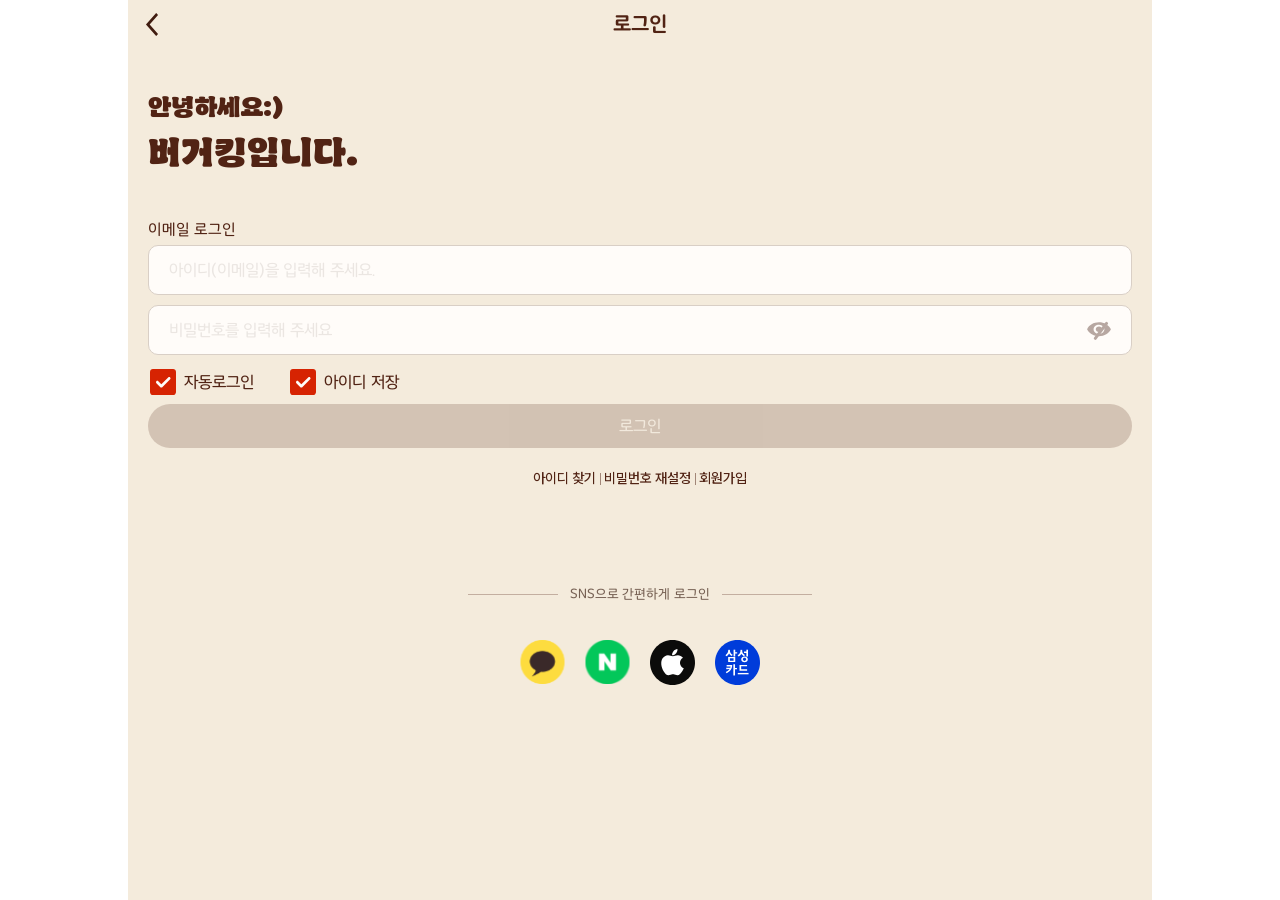
<file: bogerking/login.html>
<!DOCTYPE html>
<html lang="kr">
<head>
    <meta charset="UTF-8">
    <meta name="viewport" content="width=device-width, initial-scale=1.0">
    <link rel="stylesheet" href="font/css/pretendardvariable.css">
    <link rel="stylesheet" href="font/css/bkbulmatpro.css">
    <link rel="stylesheet" href="font/css/sdgothicneoround.css">
    <link rel="stylesheet" href="../css/default.css">
<style>
        :root {
            --font: "Sandoll GothicNeoRound", sans-serif;
            --font-pre: "Pretendard Variable", sans-serif;
            --font-BKR: "BKR", sans-serif;
            --primary: #512314;
            --disabledBg: #DDCDBE;
            --focus: #D62302;
            --baseBorder: #d9cfc6;
            --inputBg: #FFFCF9;
            --errorColor: #C54734;
            --placeholder: #EBE6E2;
            --text: #766053;
            --bg: #F4EBDC;
            --bitton: #E9DDCD;
        }
        html {
            font-size: 62.5%;
        }
        /* 전체 텍스트 속성 */
        body {
            font-family: var(--font);
            font-size: 1.6rem;
            color: var(--primary);
        }
        a {
            color: inherit;
        }
        #wrap {
            width: 100%;
            max-width: 1024px;
            min-width: 360px;
            min-height: 100dvh;
            /*margin-left: auto;
            margin-right: auto;*/
            margin: 0 auto;
            background-color: var(--bg);
        }
        header {
            position: relative;
            display: flex;
            justify-content: center;
            align-items: center;
            /* 자식요소에 absolute가 적용 되어 위치값이 들어가는 순간 flex속성으로
            적용불가 */
            height: 48px;
        }
        .prev_btn {
            position: absolute;
            left: 0;
            width: 48px;
            height: 48px;
            background: url(image/back_icon.svg) 
            no-repeat scroll center / auto;
        }
        h1 {
            font-size: 2.0rem;
            order: 2;
        }
        main {
            padding: 48px 20px 90px;
        }
        .title {
            display: flex;
            flex-direction: column;
            gap: 16px;
            /* margin-top: 48px; */
            margin-bottom: 50px;
            font-family: var(--font-BKR);
        }
        .title span:first-child {
            font-size: 2.5rem;
            line-height: 1;
        }
        .title > span:last-child {
            font-size: 3.5rem;
            line-height: 1;
        }
        .input-box.rela {
            position: relative;
        }
        .pw_btn {
            padding: absolute;
            right: 20px;
            width: 26px;
            height: 26px;
            background: url(image/eye_icon.svg)
            no-repeat center / 26px;

        }
        input {
            border: 1px solid var(--baseBorder);
            background-color: var(--inputBg);
        }
        input::placeholder {
            color: var(--placeholder);
        }
        .email {
            font-size: 1.5rem;
            line-height: 1;
        }
        input[type="email"] {
            margin-top:8px;
        }
        input[type="password"] {
            margin-top: 10px;
        }


        input[type="email"],
        input[type="password"] {
            width: 100%;
            height: 50px;
            padding: 0 20px;
            border-radius: 10px;   
        }
        .input_box.rela {
            position: relative;
        }
        .pw_btn {
            position: absolute;
            width: 20px;
            bottom: 12px;
            width: 26px;
            height: 26px;
            background: url(image/eye_icon.svg) no-repeat
            no-repeat center / 26px;
        }
        .login_option {
            margin-top: 12px;
        }


        .login_option legend {
            /* lebel요소가 span요소를 정확히 감싸기위해 적용 */
            display: inline-flex;
        }
        .login_option label:first-child {
            margin-right: 30px;
        }

        .login_option span {
            /* 각각의 span요소를 정렬하기 위해 inline-flex사용 */
            display: inline-flex;
            align-items: center;
            column-gap: 6px;
        }
        .login_option .check + span::before {
            content: "";
            display: inline-block;
            width: 30px;
            height: 30px;
            background: url(image/checkBox_disabled.svg)
            no-repeat center / contain;
        }
        .login_option .check:checked + span:before {
            content: "";
            background-image: url(image/checkBox_ective.svg);
        }


        /*button요소는 기본적으로 상속이 불가하여 상속에 관련된 값을 따로 넣어야함 */
        .login_btn  {
            width: 100%;
            height: 44px;
            border-radius: 22px;
            font-family: inherit;
            font-size: inherit;
            background-color: var(--primary);
            color: var(--placeholder);
            border: none;
            opacity: 0.2;
        }
        a {
            text-decoration: none;
        }
        .login_link {
            margin-top: 20px;
            font-family: var(--font-pre);
            font-weight: 500;
            font-size: 1.4rem;
            text-align: center;
        }
        .login_link a {
            display: inline-flex;
            align-items: center;
            column-gap: 4px;
        }
        .login_link a::after {
            content: "";
            display: inline-block;
            width: 1px;
            height: 12px;
            background-color: var(--primary);
            opacity: 0.5;
        }
        .login_link a:last-child::after {
            content: "";
            display: none;
        }
        .sns_login{
            margin-top: 96px;
        }
        .sns_login > p {
            display: flex;
            justify-content: center;
            align-items: center;
            margin-bottom: 35px;
            column-gap: 12px;
            font-size: 1.3rem;
            color: var(--text);
            /* 줄바꿈을 하지않겠다 */
            white-space: nowrap;
        }
        .sns_login > p::before,
        .sns_login > p::after {
            content: "";
            display: inline-block;
            width: 90px;
            height: 1px;
            background-color: var(--primary);
            opacity: 0.3;
        }
        .sns_list > a {
            display: block;
            width: 45px;
            height: 45px;
            background-repeat: no-repeat;
            background-position: center;
            background-size: 45px;
        }
        .sns_list {
            display: flex;
            justify-content: center;
            column-gap: 20px;
        }
        .sns_list > a:first-child {
            background-image: url(image/kakao_logo_icon.svg);
        }
        .sns_list > a:nth-child(2) {
            background-image: url(image/naver_logo_icon.svg)
        }
        .sns_list > a:nth-child(3) {
            background-image: url(image/apple_logo_icon.svg)
        }
        .sns_list > a:last-child {
            background-image: url(image/samsung_logo_icon.svg)
        }
    </style>
</head>
<body>
    </h2>
    <div id="wrap">
        <header>
        <h1>로그인</h1>
        <button class="prev_btn">
        <span class="sr-only">이전버튼</span></button> 
        </header>
        <main>
            <h2 class="title">
                <span>안녕하세요:)</span>
                <span>버거킹입니다.</span>
            </h2>
            <form action="">
                <!-- 이메일 로그인 -->
                <fieldset>
                    <legend class="sr-only">로그인화면</legend>
                    <!-- 아이디 -->
                     <legend for="email" class="email">이메일 로그인</legend>
                    <div class="inpit_box">
                        <input type= "email" name="email"
                        placeholder="아이디(이메일)을 입력해 주세요.">
                    </div>
                    <!-- 비밀번호 -->
                <div class="input_box rela">
                        <input type="password" name="password" placeholder="비밀번호를 입력해 주세요">
                        <button type="button" class="pw_btn"><span class="sr-only">비밀번호 보기</span></button>
                    </div>
                    <div class="login_option">
                        <label>
                            <input type="checkbox" class="check sr-only">
                            <span>자동로그인</span>
                        </label>
                        <label>
                            <input type="checkbox" class="check sr-only">
                            <span>아이디 저장</span>
                        </label>
                    </div>
                    <button type="submit" class="login_btn">로그인</button>
                </fieldset>
            </form>
            <div class="login_link">
                <a href="#">아이디 찾기</a>
                <a href="#">비밀번호 재설정</a>
                <a href="#">회원가입</a>
            </div>
            <div class="sns_login">
                <p>SNS으로 간편하게 로그인</p>
            <div class="sns_list">
                <a href="#"><span
                    class="sr-only">카카오로그인</span></a>
                <a href="#"><span
                    class="sr-only">네이버로그인</span></a>
                <a href="#"><span
                    class="sr-only">애플로그인</span></a>
                <a href="#"><span
                    class="sr-only">삼성로그인</span></a>
            </div>
        </div>
    </main>
</div>
</body>
</html>
</file>
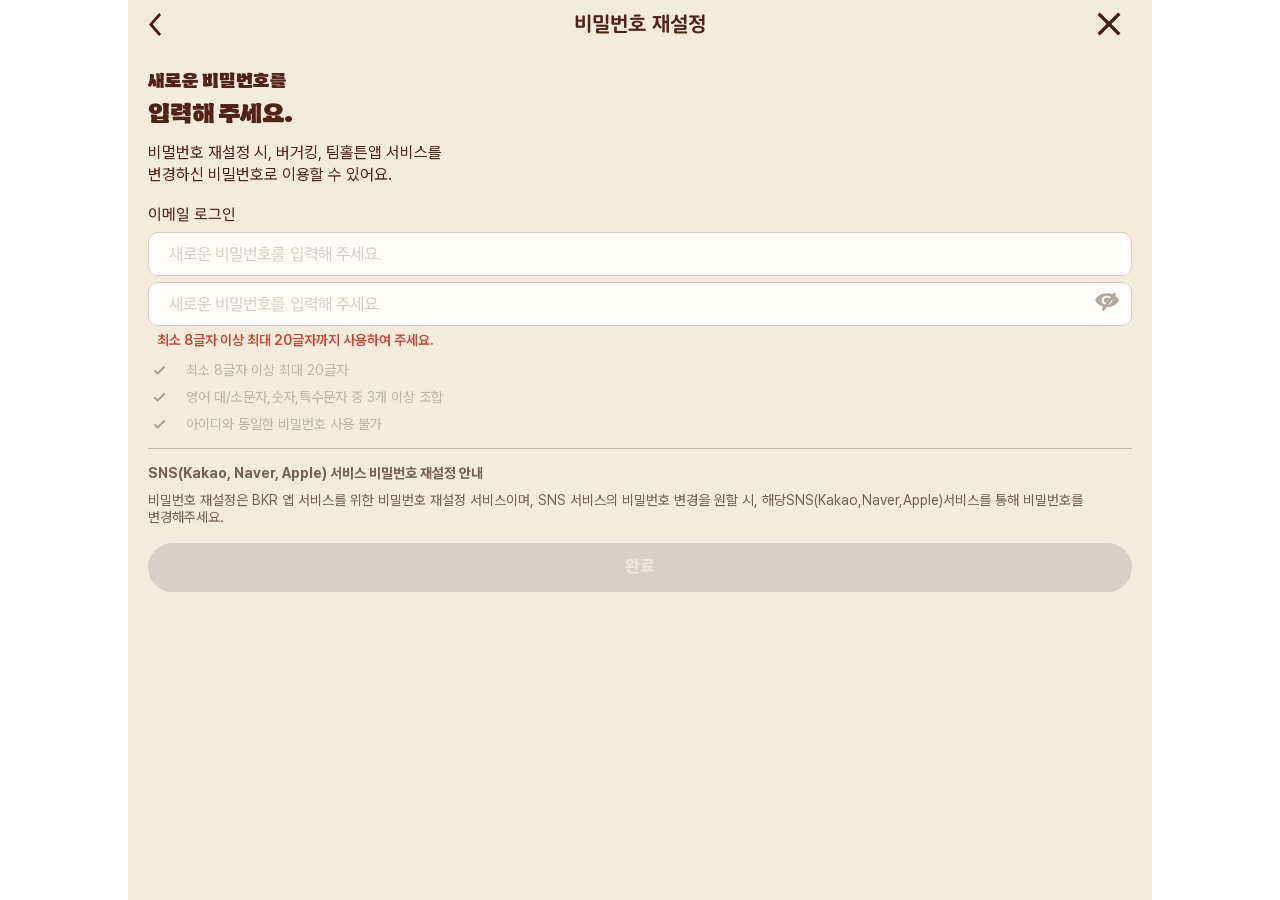
<file: bogerking/password_reset.html>
<!DOCTYPE html>
<html lang="ko">
<head>
<meta charset="UTF-8">
<meta name="viewport" content="width=device-width, initial-scale=1.0">
<title>비밀번호 재설정</title>
<link rel="stylesheet" href="font/css/pretendardvariable.css">
<link rel="stylesheet" href="font/css/bkbulmatpro.css">
<link rel="stylesheet" href="font/css/sdgothicneoround.css">
<link rel="stylesheet" href="../css/default.css">
<style>
:root{--bg:#f4ebdc;--primary:#512314;--border:#d9cfc6;--input:#fffcf9;--text:#766053;--error:#c54734}
html{font-size:62.5%}body{margin:0 !important;padding:0 !important;background:#fff !important;color:var(--primary);font-family:"Sandoll GothicNeoRound",sans-serif;font-size:1.6rem}
#wrap{width:100%;max-width:1024px;min-width:360px;min-height:100dvh;margin:0 auto !important;padding:0 !important;background:var(--bg)}
header{position:relative;display:flex;justify-content:center;align-items:center;height:48px}
h1{font-size:2rem;line-height:1}
.prev_btn,.close_btn{position:absolute;top:0;width:48px;height:48px;background-repeat:no-repeat;background-position:center;border:0}
.prev_btn{left:3px;background:url(image/back_icon.svg) center/48px}
.close_btn{right:19px;background:url(image/Close_icon.svg) center/48px no-repeat}
main{padding:25px 20px 40px}.title{display:flex;flex-direction:column;gap:12px;margin:0 0 15px;font-family:"BKR",sans-serif;line-height:1}.title span:first-child{font-size:1.8rem}.title span:last-child{font-size:2.4rem}
.description{margin:0 0 16px;font-family:"Pretendard Variable",sans-serif;font-size:1.6rem;line-height:1.4}
form,fieldset{width:100%}fieldset{padding:0;border:0}.email{display:block;margin-bottom:7px;font-size:1.5rem}
.input_box{position:relative;width:100%;margin-bottom:6px}input[type=email],input[type=password]{box-sizing:border-box;width:100%;height:44px;padding:0 20px;border:1px solid var(--border);border-radius:10px;background:var(--input);font:1.6rem "Sandoll GothicNeoRound",sans-serif;color:var(--primary)}input::placeholder{color:var(--border);opacity:1}
.pw_btn{position:absolute;top:6px;right:12px;width:26px;height:26px;border:0;background:url(image/eye_icon.svg) center/26px no-repeat}
.error_text{margin:5px 0 0 9px;font:600 1.4rem/1.2 "Pretendard Variable",sans-serif;color:var(--error)}
.password_rule{margin:13px 0 0;padding:0 6px 16px;border-bottom:1px solid rgba(81,35,20,.25);list-style:none}.password_rule li{display:flex;align-items:center;gap:20px;margin-bottom:10px;font:1.4rem/1.2 "Pretendard Variable",sans-serif;color:var(--text);opacity:.4}.password_rule li:last-child{margin-bottom:0}.password_rule li:before{content:"";flex:0 0 12px;width:12px;height:12px;background:url(image/check_small_icon.svg) center/12px no-repeat}
.password_notice{margin:4px 0 0;padding:10px 0;font:1.4rem/1.2 "Pretendard Variable",sans-serif;color:var(--text)}
.sns_notice{margin:16px 0 0;font:1.4rem/1.2 "Pretendard Variable",sans-serif;color:var(--text)}.sns_notice strong{display:block;margin-bottom:10px}
.submit_btn{width:100%;height:49px;margin-top:17px;border:0;border-radius:25px;background:#512314;color:#e9ddcd;font:800 1.6rem "Sandoll GothicNeoRound",sans-serif}.submit_btn:disabled{background:#d9cfc6;color:#ebe6e2}
@media(max-width:389px){.password_rule li{gap:14px;font-size:1.3rem}.password_notice,.sns_notice{font-size:1.3rem}}
</style>
</head>
<body>
<div id="wrap">
<header><button type="button" class="prev_btn"><span class="sr-only">이전 화면</span></button><h1>비밀번호 재설정</h1><button type="button" class="close_btn"><span class="sr-only">닫기</span></button></header>
<main>
<h2 class="title"><span>새로운 비밀번호를</span><span>입력해 주세요.</span></h2>
<p class="description">비멀번호 재설정 시, 버거킹, 팀홀튼앱 서비스를<br>변경하신 비밀번호로 이용할 수 있어요.</p>
<form action=""><fieldset><legend class="sr-only">비밀번호 재설정</legend>
<label for="email" class="email">이메일 로그인</label>
<div class="input_box"><input type="email" id="email" name="email" placeholder="새로운 비밀번호를 입력해 주세요."></div>
<div class="input_box"><label for="password" class="sr-only">새로운 비밀번호</label><input type="password" id="password" name="password" placeholder="새로운 비밀번호를 입력해 주세요."><button type="button" class="pw_btn"><span class="sr-only">비밀번호 보기</span></button></div>
<p class="error_text">최소 8글자 이상 최대 20글자까지 사용하여 주세요.</p>
<ul class="password_rule"><li>최소 8글자 이상 최대 20글자</li><li>영어 대/소문자,숫자,특수문자 중 3개 이상 조합</li><li>아이디와 동일한 비밀번호 사용 불가</li></ul>
<p class="sns_notice"><strong>SNS(Kakao, Naver, Apple) 서비스 비밀번호 재설정 안내</strong>비밀번호 재설정은 BKR 앱 서비스를 위한 비밀번호 재설정 서비스이며, SNS 서비스의 비밀번호 변경을 원할 시, 해당SNS(Kakao,Naver,Apple)서비스를 통해 비밀번호를 변경해주세요.</p>
<button type="submit" class="submit_btn" disabled>완료</button>
</fieldset></form></main></div></body></html>
</file>
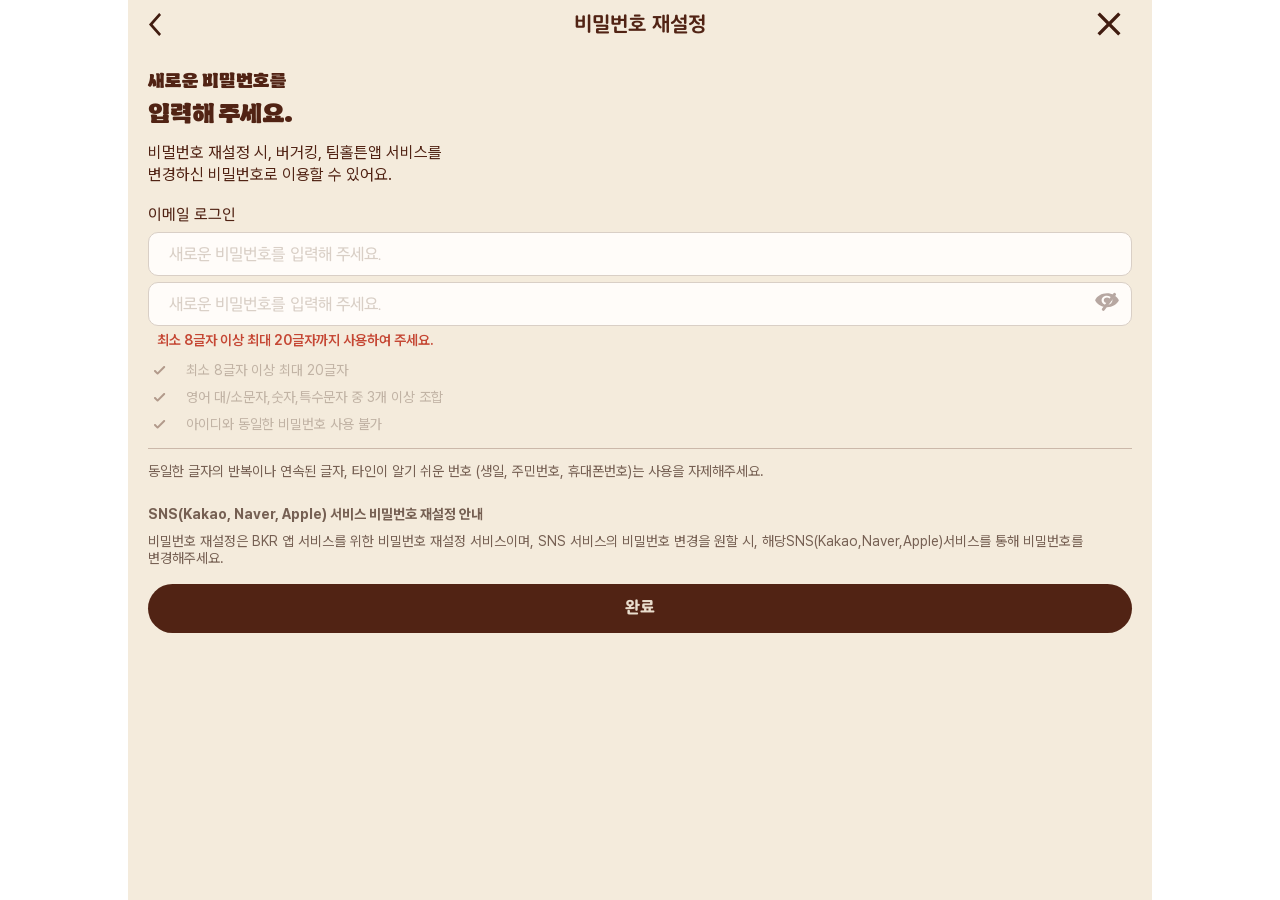
<file: bogerking/password_reset_2.html>
<!DOCTYPE html>
<html lang="ko">
<head>
<meta charset="UTF-8">
<meta name="viewport" content="width=device-width, initial-scale=1.0">
<title>비밀번호 재설정</title>
<link rel="stylesheet" href="font/css/pretendardvariable.css">
<link rel="stylesheet" href="font/css/bkbulmatpro.css">
<link rel="stylesheet" href="font/css/sdgothicneoround.css">
<link rel="stylesheet" href="../css/default.css">
<style>
:root{--bg:#f4ebdc;--primary:#512314;--border:#d9cfc6;--input:#fffcf9;--text:#766053;--error:#c54734}
html{font-size:62.5%}body{margin:0 !important;padding:0 !important;background:#fff !important;color:var(--primary);font-family:"Sandoll GothicNeoRound",sans-serif;font-size:1.6rem}
#wrap{width:100%;max-width:1024px;min-width:360px;min-height:100dvh;margin:0 auto !important;padding:0 !important;background:var(--bg)}
header{position:relative;display:flex;justify-content:center;align-items:center;height:48px}
h1{font-size:2rem;line-height:1}
.prev_btn,.close_btn{position:absolute;top:0;width:48px;height:48px;background-repeat:no-repeat;background-position:center;border:0}
.prev_btn{left:3px;background:url(image/back_icon.svg) center/48px}
.close_btn{right:19px;background:url(image/Close_icon.svg) center/48px no-repeat}
main{padding:25px 20px 40px}.title{display:flex;flex-direction:column;gap:12px;margin:0 0 15px;font-family:"BKR",sans-serif;line-height:1}.title span:first-child{font-size:1.8rem}.title span:last-child{font-size:2.4rem}
.description{margin:0 0 16px;font-family:"Pretendard Variable",sans-serif;font-size:1.6rem;line-height:1.4}
form,fieldset{width:100%}fieldset{padding:0;border:0}.email{display:block;margin-bottom:7px;font-size:1.5rem}
.input_box{position:relative;width:100%;margin-bottom:6px}input[type=email],input[type=password]{box-sizing:border-box;width:100%;height:44px;padding:0 20px;border:1px solid var(--border);border-radius:10px;background:var(--input);font:1.6rem "Sandoll GothicNeoRound",sans-serif;color:var(--primary)}input::placeholder{color:var(--border);opacity:1}
.pw_btn{position:absolute;top:6px;right:12px;width:26px;height:26px;border:0;background:url(image/eye_icon.svg) center/26px no-repeat}
.error_text{margin:5px 0 0 9px;font:600 1.4rem/1.2 "Pretendard Variable",sans-serif;color:var(--error)}
.password_rule{margin:13px 0 0;padding:0 6px 16px;border-bottom:1px solid rgba(81,35,20,.25);list-style:none}.password_rule li{display:flex;align-items:center;gap:20px;margin-bottom:10px;font:1.4rem/1.2 "Pretendard Variable",sans-serif;color:var(--text);opacity:.4}.password_rule li:last-child{margin-bottom:0}.password_rule li:before{content:"";flex:0 0 12px;width:12px;height:12px;background:url(image/check_small_icon.svg) center/12px no-repeat}
.password_notice{margin:4px 0 0;padding:10px 0;font:1.4rem/1.2 "Pretendard Variable",sans-serif;color:var(--text)}
.sns_notice{margin:16px 0 0;font:1.4rem/1.2 "Pretendard Variable",sans-serif;color:var(--text)}.sns_notice strong{display:block;margin-bottom:10px}
.submit_btn{width:100%;height:49px;margin-top:17px;border:0;border-radius:25px;background:#512314;color:#e9ddcd;font:800 1.6rem "Sandoll GothicNeoRound",sans-serif}.submit_btn:disabled{background:#d9cfc6;color:#ebe6e2}
@media(max-width:389px){.password_rule li{gap:14px;font-size:1.3rem}.password_notice,.sns_notice{font-size:1.3rem}}
</style>
</head>
<body>
<div id="wrap">
<header><button type="button" class="prev_btn"><span class="sr-only">이전 화면</span></button><h1>비밀번호 재설정</h1><button type="button" class="close_btn"><span class="sr-only">닫기</span></button></header>
<main>
<h2 class="title"><span>새로운 비밀번호를</span><span>입력해 주세요.</span></h2>
<p class="description">비멀번호 재설정 시, 버거킹, 팀홀튼앱 서비스를<br>변경하신 비밀번호로 이용할 수 있어요.</p>
<form action=""><fieldset><legend class="sr-only">비밀번호 재설정</legend>
<label for="email" class="email">이메일 로그인</label>
<div class="input_box"><input type="email" id="email" name="email" placeholder="새로운 비밀번호를 입력해 주세요."></div>
<div class="input_box"><label for="password" class="sr-only">새로운 비밀번호</label><input type="password" id="password" name="password" placeholder="새로운 비밀번호를 입력해 주세요."><button type="button" class="pw_btn"><span class="sr-only">비밀번호 보기</span></button></div>
<p class="error_text">최소 8글자 이상 최대 20글자까지 사용하여 주세요.</p>
<ul class="password_rule"><li>최소 8글자 이상 최대 20글자</li><li>영어 대/소문자,숫자,특수문자 중 3개 이상 조합</li><li>아이디와 동일한 비밀번호 사용 불가</li></ul>
<p class="password_notice">동일한 글자의 반복이나 연속된 글자, 타인이 알기 쉬운 번호 (생일, 주민번호, 휴대폰번호)는 사용을 자제해주세요.</p>
<p class="sns_notice"><strong>SNS(Kakao, Naver, Apple) 서비스 비밀번호 재설정 안내</strong>비밀번호 재설정은 BKR 앱 서비스를 위한 비밀번호 재설정 서비스이며, SNS 서비스의 비밀번호 변경을 원할 시, 해당SNS(Kakao,Naver,Apple)서비스를 통해 비밀번호를 변경해주세요.</p>
<button type="submit" class="submit_btn">완료</button>
</fieldset></form></main></div></body></html>
</file>
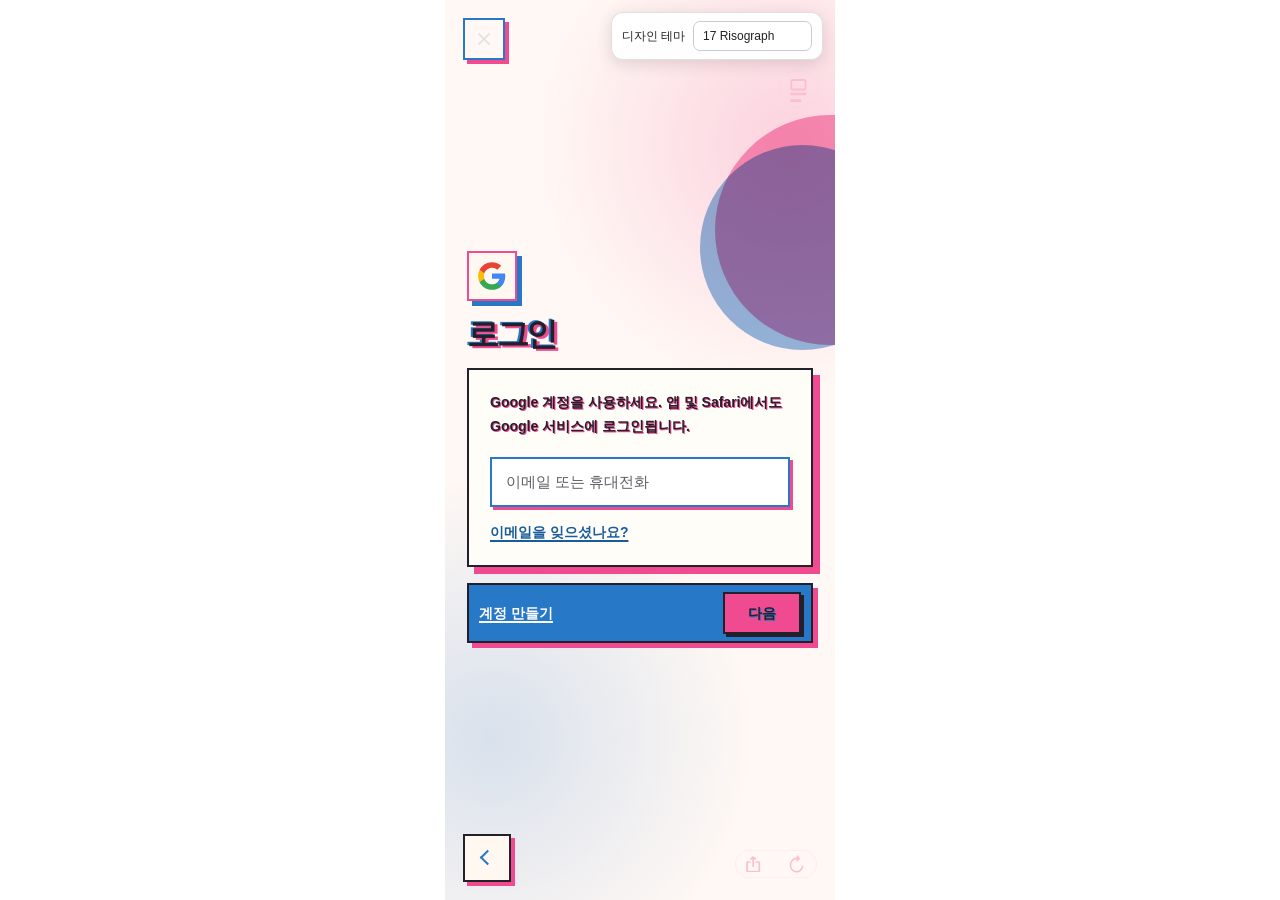
<file: golge/login.html>
<!DOCTYPE html>
<html lang="ko">
<head>
    <meta charset="UTF-8">
    <meta name="viewport" content="width=device-width, initial-scale=1.0">
    <title>Google 로그인 디자인 테마 비교</title>
    <link rel="stylesheet" href="../css/default.css">
    <link rel="stylesheet" href="login.css">
    <link id="theme-style" rel="stylesheet" href="risograph.css?v=5">
    <style>
        .theme-picker {
            position: fixed;
            z-index: 9999;
            top: 12px;
            right: max(12px, calc((100vw - 390px) / 2 + 12px));
            display: flex;
            align-items: center;
            gap: 8px;
            padding: 8px 10px;
            border: 1px solid rgba(30, 35, 50, .14);
            border-radius: 12px;
            background: rgba(255,255,255,.94);
            box-shadow: 0 4px 16px rgba(0,0,0,.12);
            color: #202124;
            font: 500 12px/1.2 Arial, sans-serif;
        }
        .theme-picker label { white-space: nowrap; }
        .theme-picker select {
            max-width: 142px;
            padding: 7px 24px 7px 9px;
            border: 1px solid #c8cbd2;
            border-radius: 7px;
            background: #fff;
            color: #202124;
            font: inherit;
            cursor: pointer;
        }
        .theme-picker select:focus-visible {
            outline: 2px solid #5277df;
            outline-offset: 2px;
        }
        @media (max-width: 420px) {
            .theme-picker { top: 8px; right: 8px; gap: 5px; padding: 6px 7px; }
            .theme-picker select { max-width: 132px; }
        }
    </style>
</head>
<body>
    <div class="theme-picker">
        <label for="theme-select">디자인 테마</label>
        <select id="theme-select">
            <option value="risograph" selected>17 Risograph</option>
            <option value="glassmorphism">Glassmorphism</option>
            <option value="bento-grid">Bento Grid</option>
            <option value="neo-brutalism">Neo Brutalism</option>
            <option value="swiss">Swiss Style</option>
            <option value="default">기본 디자인</option>
        </select>
    </div>

    <div id="wrap" class="risograph">
        <header>
            <button type="button" class="close_btn">
                <span class="sr-only">닫기</span>
                <img src="img/Frame 88.svg" alt="">
            </button>
        </header>
        <main>
            <div class="brand_logo">
                <img src="img/Gogol_icon.svg" alt="Google">
            </div>
            <h1 class="title">로그인</h1>
            <form action="">
                <fieldset>
                    <legend class="sr-only">Google 계정 로그인</legend>
                    <div class="login_group">
                        <p class="login_description">
                            Google 계정을 사용하세요. 앱 및 Safari에서도<br>
                            Google 서비스에 로그인됩니다.
                        </p>
                        <div class="input_box">
                            <label for="email" class="sr-only">이메일 또는 휴대전화</label>
                            <input type="email" id="email" name="email" placeholder="이메일 또는 휴대전화">
                        </div>
                        <a href="#" class="find_email">이메일을 잊으셨나요?</a>
                    </div>
                    <div class="login_bottom">
                        <a href="#" class="create_account">계정 만들기</a>
                        <button type="submit" class="next_btn">다음</button>
                    </div>
                </fieldset>
            </form>
        </main>
        <div class="back_btn">
            <button type="button">
                <span class="sr-only">이전 화면</span>
                <span class="arrow"></span>
            </button>
        </div>
        <img class="page_icon" src="img/page_icon.svg" alt="">
        <img class="share_btn" src="img/Share.svg" alt="">
    </div>

    <script>
        const themeSelect = document.querySelector("#theme-select");
        const themeStyle = document.querySelector("#theme-style");
        const wrap = document.querySelector("#wrap");

        const themeFiles = {
            "risograph": "risograph.css?v=5",
            "glassmorphism": "glassmorphism.css?v=5",
            "bento-grid": "bento-grid.css?v=3",
            "neo-brutalism": "neo-brutalism.css?v=4",
            "swiss": "swiss-style.css?v=3",
            "default": ""
        };

        themeSelect.addEventListener("change", function () {
            const selectedTheme = this.value;
            wrap.className = selectedTheme === "default" ? "" : selectedTheme;
            themeStyle.href = themeFiles[selectedTheme];
            if (selectedTheme === "default") {
                themeStyle.removeAttribute("href");
            }
        });
    </script>
</body>
</html>
</file>
<file: bogerking/font/css/pretendardvariable.css>
/*
Copyright (c) 2021 Kil Hyung-jin, with Reserved Font Name Pretendard.
https://github.com/orioncactus/pretendard

This Font Software is licensed under the SIL Open Font License, Version 1.1.
This license is copied below, and is also available with a FAQ at:
http://scripts.sil.org/OFL
*/

@font-face {
	font-family: 'Pretendard Variable';
	font-weight: 45 920;
	font-style: normal;
	font-display: swap;
	src: url('../PretendardVariable.woff2') format('woff2-variations');
}
</file>
<file: bogerking/font/css/sdgothicneoround.css>
@font-face {
	font-family: 'Sandoll GothicNeoRound';
	font-weight: 300;
	font-style: normal;
	font-display: swap;
	src: url('../SDGothicNeoRound-eMd.woff') format('woff');
}

@font-face {
	font-family: 'Sandoll GothicNeoRound';
	font-weight: 700;
	font-style: normal;
	font-display: swap;
	src: url('../SDGothicNeoRound-gBd.woff') format('woff');
}

@font-face {
	font-family: 'Sandoll GothicNeoRound';
	font-weight: 800;
	font-style: normal;
	font-display: swap;
	src: url('../SDGothicNeoRound-hEb.woff') format('woff');
}
</file>
<file: css/default.css>
/* ============================================================
   reset.css
   Responsive Reset — Mobile / iOS / Android / Desktop
   ============================================================ */


/* ------------------------------------------------------------
   1. Box Sizing
   ------------------------------------------------------------ */
*,
*::before,
*::after {
  box-sizing: border-box;
}


/* ------------------------------------------------------------
   2. Reset Margin & Padding
   ------------------------------------------------------------ */
* {
  margin: 0;
  padding: 0;
}


/* ------------------------------------------------------------
   3. Root / HTML
   ------------------------------------------------------------ */
html {
  -webkit-text-size-adjust: 100%;
  text-size-adjust: 100%;
  /* scroll-behavior는 전역 설정 대신 필요한 곳에 개별 적용 권장 */
}


/* ------------------------------------------------------------
   4. Body
   ------------------------------------------------------------ */
body {
  min-height: 100dvh;
  line-height: 1.5;
  text-rendering: optimizeSpeed;
  -webkit-font-smoothing: antialiased;
  -moz-osx-font-smoothing: grayscale;
  overflow-x: hidden;
}

/* overflow-x 양쪽 차단 */
html {
  overflow-x: hidden;
}


/* ------------------------------------------------------------
   5. Typography
   ------------------------------------------------------------ */
h1, h2, h3, h4, h5, h6, p {
  overflow-wrap: break-word;
  word-break: keep-all; /* 한국어 줄바꿈 최적화 */
}


/* ------------------------------------------------------------
   6. Lists
   ------------------------------------------------------------ */
ul,
ol {
  list-style: none;
}


/* ------------------------------------------------------------
   7. Links
   ------------------------------------------------------------ */
a {
  color: inherit;
  text-decoration: none;
}


/* ------------------------------------------------------------
   8. Media
   ------------------------------------------------------------ */
img,
picture,
video,
canvas,
svg {
  display: block;
  max-width: 100%;
  vertical-align: middle; /* 인라인 이미지 하단 틈새 제거 */
}

/* 이미지 비율 유지 */
img {
  height: auto;
}


/* ------------------------------------------------------------
   9. Form Elements
   ------------------------------------------------------------ */
input,
button,
textarea,
select {
  font: inherit;
  color: inherit;
  background: none;
  border: none;
  padding: 0;
}

/* iOS 기본 스타일 제거 */
button,
input[type="button"],
input[type="submit"],
input[type="reset"],
input,
textarea,
select {
  appearance: none;
  -webkit-appearance: none;
  border-radius: 0;
}

/* 버튼 커서 */
button,
[type="button"],
[type="submit"],
[type="reset"],
[role="button"] {
  cursor: pointer;
}

/* Textarea */
textarea {
  resize: vertical;
}

/* Remove iOS input inner shadow */
input:not([type="range"]),
textarea {
  -webkit-appearance: none;
}


/* ------------------------------------------------------------
   10. Tables
   ------------------------------------------------------------ */
table {
  border-collapse: collapse;
  border-spacing: 0;
}


/* ------------------------------------------------------------
   11. Accessibility
   ------------------------------------------------------------ */
/* 포커스 링 — 완전 제거 대신 커스텀 유지 (접근성) */
:focus {
  outline: none;
}
:focus-visible {
  outline: 2px solid currentColor;
  outline-offset: 2px;
}

/* 스크린리더 전용 숨김 유틸 */
.sr-only {
  position: absolute;
  width: 1px;
  height: 1px;
  padding: 0;
  margin: -1px;
  overflow: hidden;
  clip: rect(0, 0, 0, 0);
  white-space: nowrap;
  border: 0;
}

/* 모션 감소 설정 대응 */
@media (prefers-reduced-motion: reduce) {
  *,
  *::before,
  *::after {
    animation-duration: 0.01ms !important;
    animation-iteration-count: 1 !important;
    transition-duration: 0.01ms !important;
    scroll-behavior: auto !important;
  }
}

/* hidden 속성 보장 */
[hidden] {
  display: none !important;
}


/* ------------------------------------------------------------
   12. Touch / Tap 최적화
   ------------------------------------------------------------ */
a,
button {
  -webkit-tap-highlight-color: transparent;
}

button,
a,
input,
select,
textarea {
  touch-action: manipulation;
}


/* ------------------------------------------------------------
   13. Inherit (선택적)
   ------------------------------------------------------------ */
/* 일부 브라우저에서 상속 누락 보완 */
fieldset {
  border: none;
}

legend {
  padding: 0;
}

/* hr 기본 스타일 초기화 */
hr {
  border: none;
  border-top: 1px solid currentColor;
  margin: 0;
}
</file>
<file: golge/login.css>
:root {
    --font: "Google Sans Flex", sans-serif;
    --bg: #0E0E0E;
    --text: #E3E3E3;
    --button: #A8C7FA;
    --button-dark: #0842A0;
    --error: #F2B8B5;
    --border: #E3E3E3;
}

html {
    width: 100%;
    height: 100%;
    overflow: hidden;
    font-size: 62.5%;
}

body {
    width: 100%;
    height: 100%;
    min-height: 0;
    overflow: hidden;
    background-color: #fff;
    font-family: var(--font);
    font-size: 1.6rem;
    color: var(--text);
}

/*
 * Figma 기준 390 x 844 화면을 기준으로 제작.
 * 화면 폭이 작아지면 전체 화면이 같은 비율로 축소되어
 * 요소 사이의 간격이 서로 어긋나지 않도록 구성한다.
 */
#wrap {
    position: relative;
    width: min(100%, 390px);
    height: 100%;
    min-height: 0;
    margin: 0 auto;
    overflow: hidden;
    background-color: var(--bg);
}

header {
    position: static;
}

.close_btn {
    position: absolute;
    top: 6.3981%;
    left: 2.8205%;
    width: 15.3846%;
    height: auto;
    aspect-ratio: 1;
}

.close_btn img {
    width: 100%;
    height: auto;
}

main {
    padding: 0;
}

.brand_logo {
    position: absolute;
    top: 17.654%;
    left: 5.3846%;
    width: 15.3846%;
    height: auto;
    aspect-ratio: 1;
}

.brand_logo img {
    width: 100%;
    height: auto;
}

.title {
    position: absolute;
    top: 29.3839%;
    left: 5.3846%;
    font-size: min(9.2308vw, 3.6rem);
    font-weight: 400;
    line-height: 1;
    color: var(--text);
}

.login_group {
    position: absolute;
    top: 37.7962%;
    left: 5.1282%;
    width: 89.7436%;
}

.login_description {
    margin-bottom: min(6.9231vw, 2.7rem);
    font-size: min(3.8462vw, 1.5rem);
    font-weight: 500;
    line-height: 2;
    color: var(--text);
}

.input_box {
    width: 100%;
    padding-bottom: min(0.5128vw, 0.2rem);
}

.input_box input {
    display: block;
    width: 100%;
    height: min(12.8205vw, 5rem);
    padding: min(3.5897vw, 1.4rem) min(3.0769vw, 1.2rem);
    border: 1px solid var(--border);
    border-radius: 2px;
    background-color: var(--bg);
    color: var(--text);
    font-family: inherit;
    font-size: min(4.1026vw, 1.6rem);
    line-height: 1;
}

.input_box input::placeholder {
    color: var(--text);
    opacity: 1;
}

/* 브라우저 자동완성 시에도 입력창 배경을 검은색으로 유지 */
.input_box input:-webkit-autofill,
.input_box input:-webkit-autofill:hover,
.input_box input:-webkit-autofill:focus {
    -webkit-text-fill-color: var(--text);
    -webkit-box-shadow: 0 0 0 1000px var(--bg) inset;
    box-shadow: 0 0 0 1000px var(--bg) inset;
    transition: background-color 9999s ease-out 0s;
}

.input_box input:focus {
    outline: 2px solid var(--button);
    outline-offset: -2px;
}

.find_email {
    display: block;
    margin-top: 1.2rem;
    font-size: min(4.1026vw, 1.6rem);
    line-height: 1;
    color: var(--button);
}

.login_bottom {
    position: absolute;
    top: 62.9147%;
    left: 5.1282%;
    display: flex;
    align-items: center;
    justify-content: space-between;
    width: 84.1026%;
}

.create_account {
    font-size: min(4.1026vw, 1.6rem);
    line-height: 1;
    color: var(--button);
}

.next_btn {
    display: flex;
    align-items: center;
    justify-content: center;
    width: 18.9744%;
    height: min(12.0513vw, 4.7rem);
    border-radius: 50px;
    background-color: var(--button);
    color: #000;
    font-family: inherit;
    font-size: min(3.0769vw, 1.2rem);
    font-weight: 500;
    line-height: 1;
}

.back_btn {
    position: absolute;
    left: 4.6154%;
    bottom: 3.91%;
    width: 15.3846%;
    aspect-ratio: 1;
}

.back_btn button {
    position: relative;
    width: 100%;
    height: 100%;
    border: 1px solid rgba(227, 227, 227, 0.3);
    border-radius: 50%;
}

.back_btn .arrow {
    position: absolute;
    top: 36%;
    left: 39%;
    width: 25%;
    height: 25%;
    border-left: 2px solid var(--text);
    border-bottom: 2px solid var(--text);
    transform: rotate(45deg);
}

.page_icon {
    position: absolute;
    top: 6.9905%;
    right: 5.1282%;
    width: 50px;
    height: 50px;
}

.share_btn {
    position: absolute;
    right: 5.3846%;
    bottom: 5.0948%;
    width: 29.7436%;
    height: auto;
}
</file>
<file: golge/risograph.css>
/* 17 Risograph — Google login page
   Pink / blue two-ink overprint and slight registration misalignment */
#wrap.risograph {
    --riso-pink: #f04b91;
    --riso-blue: #2878c8;
    --riso-paper: #fff8f4;
    --riso-ink: #24202a;

    position: relative;
    isolation: isolate;
    overflow: hidden;
    background-color: var(--riso-paper) !important;
    color: var(--riso-ink);
    font-family: "Google Sans Flex", Arial, sans-serif;
}

/* 실제로 화면에 보이도록 음수 z-index 대신 콘텐츠 위계와 분리된 잉크 레이어 사용 */
#wrap.risograph::before,
#wrap.risograph::after {
    content: "";
    position: absolute;
    z-index: 0;
    display: block;
    border-radius: 50%;
    pointer-events: none;
    mix-blend-mode: multiply;
}

#wrap.risograph::before {
    width: 58%;
    aspect-ratio: 1;
    top: 5%;
    right: -23%;
    background: var(--riso-pink);
    opacity: .68;
}

#wrap.risograph::after {
    width: 52%;
    aspect-ratio: 1;
    top: 13%;
    right: -13%;
    background: var(--riso-blue);
    opacity: .68;
}

/* 기존 login.css의 absolute 위치는 유지하고 각 UI를 잉크 레이어 위로 올림 */
#wrap.risograph .close_btn,
#wrap.risograph .brand_logo,
#wrap.risograph .title,
#wrap.risograph .login_group,
#wrap.risograph .login_bottom,
#wrap.risograph .back_btn,
#wrap.risograph .page_icon,
#wrap.risograph .share_btn {
    z-index: 2;
}

#wrap.risograph .close_btn {
    border: 2px solid var(--riso-blue);
    border-radius: 0;
    background: var(--riso-paper);
    box-shadow: 4px 4px 0 var(--riso-pink);
}

#wrap.risograph .brand_logo {
    border: 2px solid var(--riso-pink);
    border-radius: 0;
    background: var(--riso-paper);
    box-shadow: 5px 5px 0 var(--riso-blue);
}

#wrap.risograph .title {
    color: var(--riso-ink);
    font-weight: 900;
    letter-spacing: -.075em;
    text-shadow: 3px 2px 0 var(--riso-pink), -2px -2px 0 var(--riso-blue);
}

#wrap.risograph .login_group {
    box-sizing: border-box;
    padding: 1.8rem;
    border: 2px solid var(--riso-blue);
    border-radius: 0;
    background: var(--riso-paper);
    box-shadow: 6px 6px 0 var(--riso-pink);
}

#wrap.risograph .login_description {
    color: var(--riso-ink);
    font-weight: 700;
    text-shadow: 1px 1px 0 var(--riso-pink);
}

#wrap.risograph .input_box {
    border: 0;
}

#wrap.risograph .input_box input {
    box-sizing: border-box;
    border: 2px solid var(--riso-blue);
    border-radius: 0;
    background: var(--riso-paper);
    color: var(--riso-ink);
    box-shadow: 3px 3px 0 var(--riso-pink);
}

#wrap.risograph .input_box input::placeholder {
    color: var(--riso-ink);
    opacity: .72;
}

#wrap.risograph .input_box input:focus {
    outline: 2px dashed var(--riso-pink);
    outline-offset: 3px;
}

#wrap.risograph .find_email,
#wrap.risograph .create_account {
    color: var(--riso-blue);
    font-weight: 800;
    text-decoration: underline;
    text-decoration-thickness: 2px;
    text-underline-offset: 3px;
}

#wrap.risograph .login_bottom {
    box-sizing: border-box;
    padding: 1rem;
    border: 2px solid var(--riso-pink);
    border-radius: 0;
    background: var(--riso-blue);
    box-shadow: 5px 5px 0 var(--riso-pink);
}

#wrap.risograph .create_account {
    color: var(--riso-paper);
}

#wrap.risograph .next_btn {
    border: 2px solid var(--riso-ink);
    border-radius: 0;
    background: var(--riso-pink);
    color: var(--riso-paper);
    font-weight: 900;
    text-shadow: 1px 1px 0 var(--riso-blue);
    box-shadow: 3px 3px 0 var(--riso-ink);
}

#wrap.risograph .next_btn:hover {
    transform: translate(-1px, -1px);
    box-shadow: 4px 4px 0 var(--riso-ink);
}

#wrap.risograph .back_btn button {
    border: 2px solid var(--riso-blue);
    border-radius: 0;
    background: var(--riso-paper);
    box-shadow: 3px 3px 0 var(--riso-pink);
}

#wrap.risograph .back_btn .arrow {
    border-color: var(--riso-blue);
}

#wrap.risograph .page_icon,
#wrap.risograph .share_btn {
    filter: sepia(1) saturate(5) hue-rotate(285deg);
}

@media (max-width: 390px) {
    #wrap.risograph::before {
        width: 62%;
        right: -29%;
    }
    #wrap.risograph::after {
        width: 56%;
        right: -19%;
    }
}




/* Rebuilt page geometry: each theme owns its visual styling */
#wrap.risograph{position:relative;isolation:isolate;box-sizing:border-box;display:block;width:min(100%,390px);height:100%;min-height:0;margin:0 auto;overflow:hidden}
#wrap.risograph header{position:absolute;inset:0;z-index:6;pointer-events:none}
#wrap.risograph .close_btn{position:absolute;top:18px;left:18px;width:42px;height:42px;pointer-events:auto}
#wrap.risograph .close_btn img{display:block;width:100%;height:100%;object-fit:contain}
#wrap.risograph main{position:absolute;inset:0;z-index:1;display:flex;flex-direction:column;justify-content:center;align-items:stretch;gap:15px;box-sizing:border-box;min-height:0;overflow-y:auto;padding:86px 22px 92px}
#wrap.risograph .brand_logo{position:static;flex:0 0 50px;width:50px;height:50px;box-sizing:border-box;margin:0;padding:8px}
#wrap.risograph .brand_logo img{display:block;width:100%;height:100%;object-fit:contain}
#wrap.risograph .title{position:static;margin:0;font-size:32px;line-height:1.15}
#wrap.risograph main form{position:static;width:100%;min-width:0;margin:0}
#wrap.risograph fieldset{display:flex;flex-direction:column;gap:16px;width:100%;min-width:0;margin:0;padding:0;border:0}
#wrap.risograph .login_group{position:static;box-sizing:border-box;width:100%;min-width:0;padding:21px}
#wrap.risograph .login_description{margin:0 0 18px;font-size:14px;line-height:1.7}
#wrap.risograph .input_box{width:100%;padding:0}
#wrap.risograph .input_box input{display:block;box-sizing:border-box;width:100%;height:50px;padding:0 14px;font-family:inherit;font-size:15px}
#wrap.risograph .find_email{display:inline-block;margin-top:15px;font-size:14px;line-height:1.5}
#wrap.risograph .login_bottom{position:static;display:flex;align-items:center;justify-content:space-between;box-sizing:border-box;width:100%;min-height:50px;margin:0;padding:0 2px}
#wrap.risograph .create_account{font-size:14px}
#wrap.risograph .next_btn{display:inline-flex;align-items:center;justify-content:center;box-sizing:border-box;width:auto;min-width:78px;height:42px;padding:0 18px;font-family:inherit;font-size:14px}
#wrap.risograph .back_btn{position:absolute;z-index:5;left:18px;bottom:18px;width:48px;height:48px}
#wrap.risograph .back_btn button{width:100%;height:100%}
#wrap.risograph .page_icon{position:absolute;z-index:5;top:70px;right:18px;width:38px;height:38px}
#wrap.risograph .share_btn{position:absolute;z-index:5;right:18px;bottom:22px;width:82px;height:auto}
@media(max-height:700px){#wrap.risograph main{justify-content:flex-start;gap:11px;padding-top:78px;padding-bottom:82px}#wrap.risograph .brand_logo{flex-basis:42px;width:42px;height:42px}#wrap.risograph .title{font-size:27px}#wrap.risograph .login_group{padding:16px}#wrap.risograph .login_description{margin-bottom:12px}#wrap.risograph fieldset{gap:11px}}
@media(prefers-reduced-motion:reduce){#wrap.risograph *{transition:none!important}}


#wrap.risograph{background-color:#fff8f1;background-image:radial-gradient(circle at 88% 16%,rgba(240,75,145,.22),transparent 30%),radial-gradient(circle at 12% 82%,rgba(40,120,200,.18),transparent 32%);color:#24202a;font-family:Arial,sans-serif}
#wrap.risograph::before,#wrap.risograph::after{content:"";position:absolute;z-index:0;border-radius:50%;pointer-events:none;mix-blend-mode:multiply}
#wrap.risograph::before{width:230px;height:230px;right:-110px;top:115px;background:#f04b91;opacity:.55}
#wrap.risograph::after{width:205px;height:205px;right:-70px;top:145px;background:#2878c8;opacity:.5}
#wrap.risograph .brand_logo{border:2px solid #f04b91;background:#fff8f1;box-shadow:5px 5px 0 #2878c8}
#wrap.risograph .title{color:#24202a;font-weight:900;text-shadow:3px 2px 0 #f04b91,-2px -1px 0 #2878c8}
#wrap.risograph .login_group{border:2px solid #24202a;background:#fffdf8;box-shadow:7px 7px 0 #f04b91}
#wrap.risograph .input_box input{border:2px solid #2878c8;border-radius:0;background:#fff;color:#24202a}
#wrap.risograph .find_email,#wrap.risograph .create_account{color:#185c9e;font-weight:800}
#wrap.risograph .login_bottom{background:#2878c8;border:2px solid #24202a;padding:7px 10px;box-shadow:5px 5px 0 #f04b91}
#wrap.risograph .create_account{color:#fff}
#wrap.risograph .next_btn{background:#f04b91;color:#24202a;border:2px solid #24202a;border-radius:0;font-weight:900}
#wrap.risograph .back_btn button{background:#fff8f1;border:2px solid #24202a;border-radius:0;box-shadow:4px 4px 0 #f04b91}
</file>
<file: bogerking/font/css/bkbulmatpro.css>
@font-face {
	font-family: 'BKR';
	font-weight: 400;
	font-style: normal;
	font-display: swap;
	src: url('../BKBulMatPro-Bold.woff') format('woff');
}
</file>
